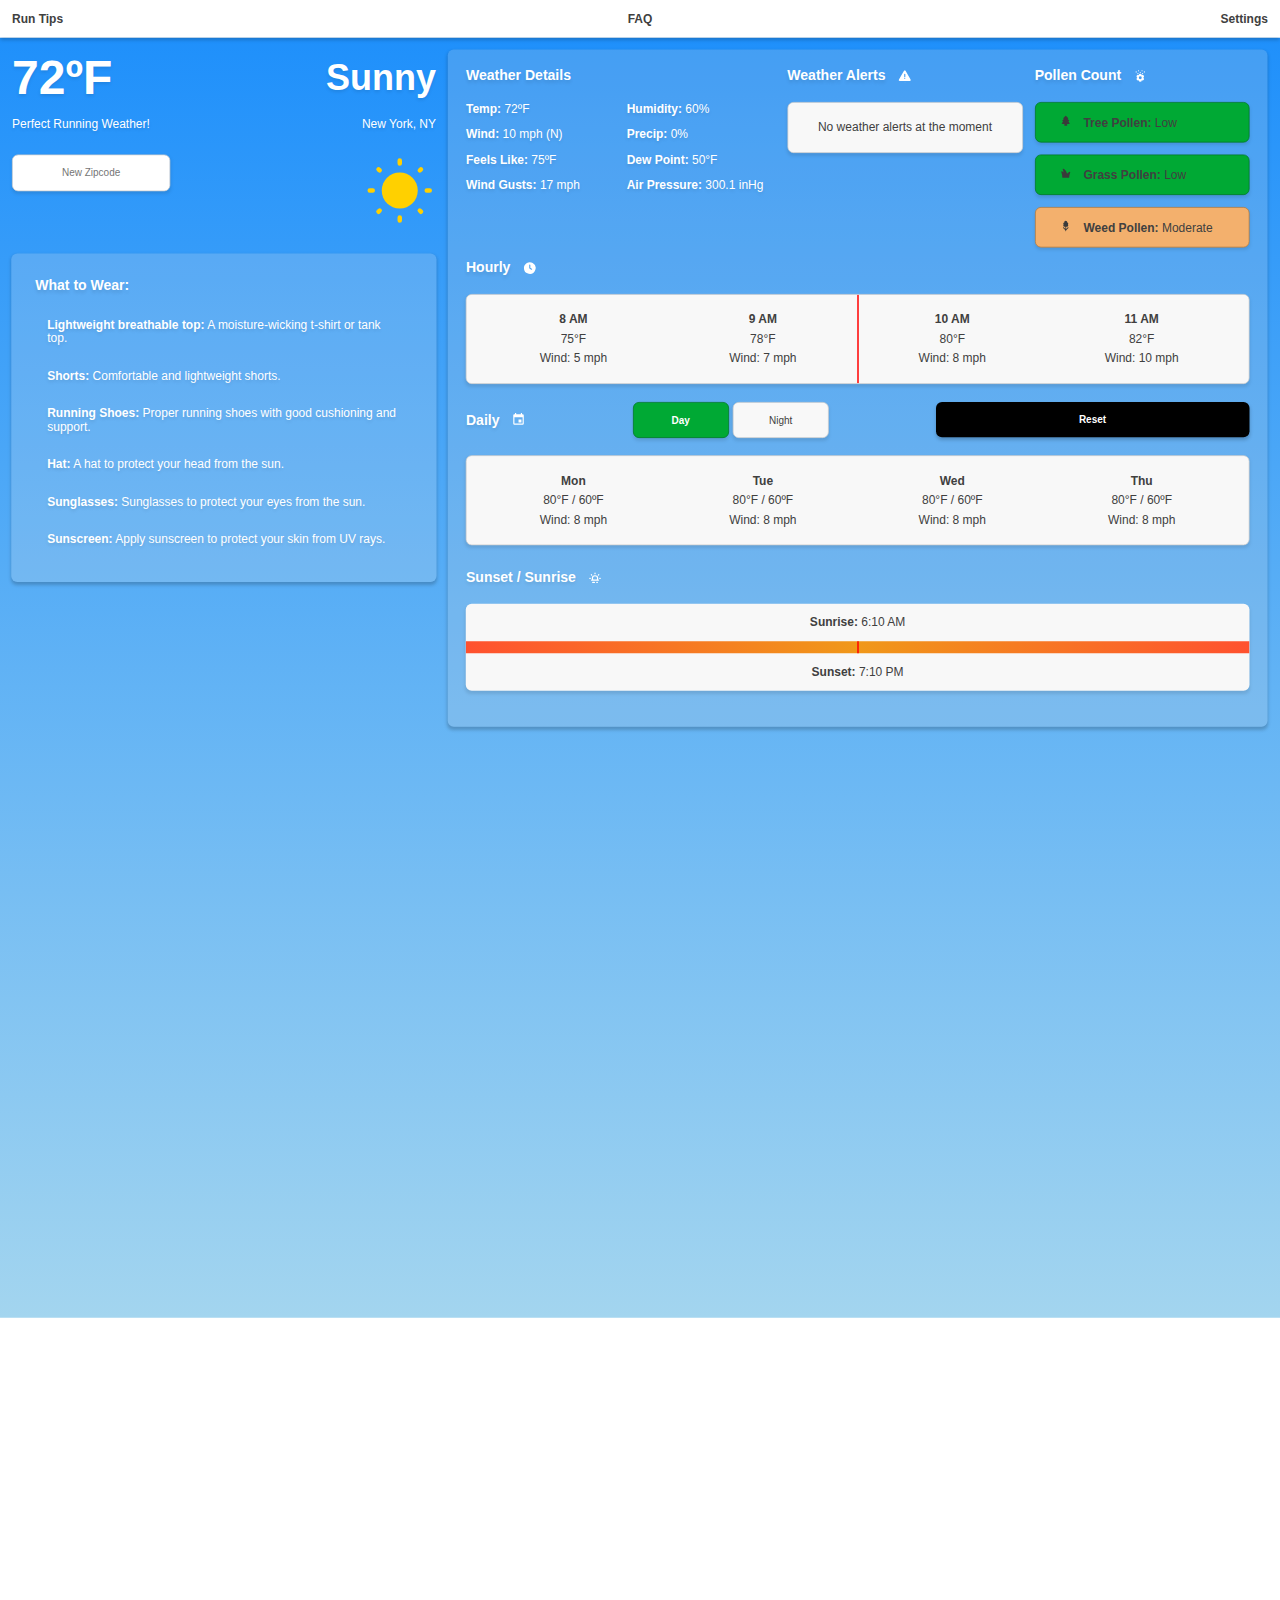
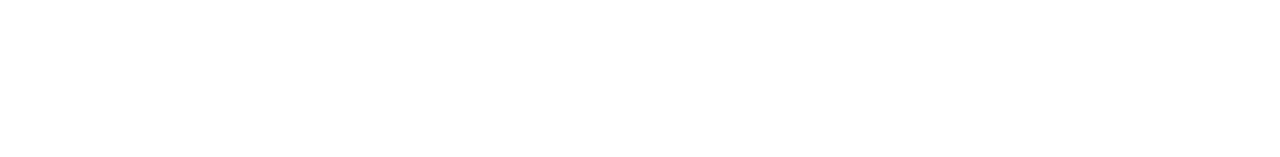
<file: index.html>
<!DOCTYPE html>
<html lang="en">
  <head>
    <meta charset="UTF-8" />
    <meta name="viewport" content="width=device-width, initial-scale=1.0" />
    <title>Document</title>
    <link rel="stylesheet" href="style.css" />
  </head>
  <body>
    <!-- NAVIGATION -->
    <nav>
      <ul>
        <li>Run Tips</li>
        <li>FAQ</li>
        <li>Settings</li>
      </ul>
    </nav>

    <div class="background-gradient">
      <!-- MAIN -->
      <main>
        <!-- ENTER ZIPCODE OR ADDRESS -->
        <section class="home hidden">
          <h1>RunWeather</h1>
          <!-- ENTER ZIPCODE -->
          <form action="#" method="post">
            <input
              type="text"
              name="enter-zipcode"
              id="enter-zipcode"
              class="enter-zipcode"
              placeholder="Enter Zipcode"
            />
            <p>or</p>
            <!-- USE CURRENT ADDRESS -->
            <input
              type="text"
              name="use-current-address"
              id="use-current-address"
              class="use-current-address"
              placeholder="Use Current Address"
            />
          </form>
        </section>

        <!-- FAQ SECTION -->
        <section class="faq hidden">
          <!-- FAQ TOP -->
          <div class="faq-top">
            <h3>FAQ</h3>
            <button class="close-button">
              <svg
                xmlns="http://www.w3.org/2000/svg"
                width="1em"
                height="1em"
                viewBox="0 0 24 24"
              >
                <path
                  fill="currentColor"
                  d="M6.4 19L5 17.6l5.6-5.6L5 6.4L6.4 5l5.6 5.6L17.6 5L19 6.4L13.4 12l5.6 5.6l-1.4 1.4l-5.6-5.6z"
                />
              </svg>
            </button>
          </div>
          <!-- FAQ LINKS -->
          <div class="faq-links">
            <ul>
              <li>How do I choose the right shoes?</li>
              <li>What’s the best way to prevent injuries?</li>
              <li>What’s the ideal hydration strategy for long runs?</li>
              <li>What should I eat before and after a run?</li>
              <li>How can I improve my running speed?</li>
              <li>What are some tips for running in hot weather?</li>
              <li>
                What precautions should I take when running in cold weather?
              </li>
              <li>How can I prevent blisters when running?</li>
              <li>How does strength training benefit runners?</li>
              <li>Should I run every day, or how often should I run?</li>
              <li>What are some mental strategies for long-distance runs?</li>
              <li>What are some safety tips for running at night?</li>
              <li>This is a test</li>
              <li>This is another test</li>
              <li>This is another test</li>
              <li>Lol</li>
            </ul>
          </div>
        </section>

        <!-- SETTINGS SECTION -->
        <section class="settings hidden">
          <div class="settings-top">
            <h3>Settings</h3>
            <button class="close-button">
              <svg
                xmlns="http://www.w3.org/2000/svg"
                width="1em"
                height="1em"
                viewBox="0 0 24 24"
              >
                <path
                  fill="currentColor"
                  d="M6.4 19L5 17.6l5.6-5.6L5 6.4L6.4 5l5.6 5.6L17.6 5L19 6.4L13.4 12l5.6 5.6l-1.4 1.4l-5.6-5.6z"
                />
              </svg>
            </button>
          </div>
          <!-- SETTINGS BUTTON CONTAINER -->
          <div class="settings-btns-container">
            <div class="settings-temp">
              <h3>Temperature:</h3>
              <button class="on">Fahrenheit</button>
              <button>Celsius</button>
            </div>
            <div class="settings-wind">
              <h3>Wind Speed:</h3>
              <button class="on">mph</button>
              <button>kph</button>
            </div>
            <div class="settings-theme">
              <h3>Theme:</h3>
              <button class="on">Light</button>
              <button>Dark</button>
            </div>
            <div class="settings-save">
              <button>Save</button>
            </div>
            <div class="settings-footer">
              <ul>
                <li>Contact</li>
                <li>About</li>
              </ul>
            </div>
          </div>
        </section>

        <!-- CONTACT SECTION -->
        <section class="contact hidden">
          <div class="contact-top">
            <h3>Contact</h3>
            <button class="close-button">
              <svg
                xmlns="http://www.w3.org/2000/svg"
                width="1em"
                height="1em"
                viewBox="0 0 24 24"
              >
                <path
                  fill="currentColor"
                  d="M6.4 19L5 17.6l5.6-5.6L5 6.4L6.4 5l5.6 5.6L17.6 5L19 6.4L13.4 12l5.6 5.6l-1.4 1.4l-5.6-5.6z"
                />
              </svg>
            </button>
          </div>
          <div class="contact-input-container">
            <h3>Report a Bug</h3>
            <form action="#" method="post">
              <input
                type="text"
                name="name"
                id="name"
                class="name"
                placeholder="Your name"
              />
              <input
                type="email"
                name="email"
                id="email"
                class="email"
                placeholder="Your email"
              />
              <input
                type="text"
                name="message"
                id="message"
                class="message"
                placeholder="Describe the bug"
              />
            </form>
            <div class="submit-button">
              <button>Submit</button>
            </div>
            <h3>Submit Feedback</h3>
            <form action="#" method="post">
              <input
                type="text"
                name="name"
                id="name"
                class="name"
                placeholder="Your name"
              />
              <input
                type="email"
                name="email"
                id="email"
                class="email"
                placeholder="Your email"
              />
              <input
                type="text"
                name="message"
                id="message"
                class="message"
                placeholder="Your feedback here..."
              />
            </form>
            <div class="submit-button">
              <button>Submit</button>
            </div>
          </div>
        </section>

        <!-- OVERLAY -->
        <div class="overlay hidden"></div>

        <!-- RUN TIPS SECTION -->
        <section class="runtips hidden">
          <div class="runtips-top">
            <h3>Run Tips</h3>
            <button class="close-button">
              <svg
                xmlns="http://www.w3.org/2000/svg"
                width="1em"
                height="1em"
                viewBox="0 0 24 24"
              >
                <path
                  fill="currentColor"
                  d="M6.4 19L5 17.6l5.6-5.6L5 6.4L6.4 5l5.6 5.6L17.6 5L19 6.4L13.4 12l5.6 5.6l-1.4 1.4l-5.6-5.6z"
                />
              </svg>
            </button>
          </div>
          <div class="runtips-content">
            <p>
              Stay hydrated during long runs. Drink water every 20-30 minutes
            </p>
          </div>
        </section>

        <!-- WEATHER MAIN CONTAINER -->
        <section class="weather-main-container">
          <!-- WEATHER MAIN TOP - DISPLAYS CURRENT WEATHER DETAILS -->
          <div class="weather-main-top">
            <h1>72ºF</h1>
            <h2>Sunny</h2>
            <p>Perfect Running Weather!</p>
            <p>New York, NY</p>
          </div>

          <!-- WEATHER MAIN MIDDLE - USER INPUT -->
          <div class="weather-main-middle">
            <input
              type="text"
              name="zip"
              id="zip"
              class="zip"
              placeholder="New Zipcode"
            />
            <svg
              xmlns="http://www.w3.org/2000/svg"
              width="1em"
              height="1em"
              viewBox="0 0 24 24"
            >
              <path fill="#ffd000" d="M18 12a6 6 0 1 1-12 0a6 6 0 0 1 12 0" />
              <path
                fill="#ffd000"
                fill-rule="evenodd"
                d="M12 1.25a.75.75 0 0 1 .75.75v1a.75.75 0 0 1-1.5 0V2a.75.75 0 0 1 .75-.75M4.399 4.399a.75.75 0 0 1 1.06 0l.393.392a.75.75 0 0 1-1.06 1.061l-.393-.393a.75.75 0 0 1 0-1.06m15.202 0a.75.75 0 0 1 0 1.06l-.393.393a.75.75 0 0 1-1.06-1.06l.393-.393a.75.75 0 0 1 1.06 0M1.25 12a.75.75 0 0 1 .75-.75h1a.75.75 0 0 1 0 1.5H2a.75.75 0 0 1-.75-.75m19 0a.75.75 0 0 1 .75-.75h1a.75.75 0 0 1 0 1.5h-1a.75.75 0 0 1-.75-.75m-2.102 6.148a.75.75 0 0 1 1.06 0l.393.393a.75.75 0 1 1-1.06 1.06l-.393-.393a.75.75 0 0 1 0-1.06m-12.296 0a.75.75 0 0 1 0 1.06l-.393.393a.75.75 0 1 1-1.06-1.06l.392-.393a.75.75 0 0 1 1.061 0M12 20.25a.75.75 0 0 1 .75.75v1a.75.75 0 0 1-1.5 0v-1a.75.75 0 0 1 .75-.75"
                clip-rule="evenodd"
              />
            </svg>
          </div>
          <!-- WEATHER MAIN BOTTOM - DISPLAYS WHAT TO WEAR -->
          <div class="weather-main-bottom">
            <h3>What to Wear:</h3>
            <ul>
              <li>
                <strong>Lightweight breathable top:</strong> A moisture-wicking
                t-shirt or tank top.
              </li>
              <li>
                <strong>Shorts:</strong> Comfortable and lightweight shorts.
              </li>
              <li>
                <strong>Running Shoes:</strong> Proper running shoes with good
                cushioning and support.
              </li>
              <li>
                <strong>Hat:</strong> A hat to protect your head from the sun.
              </li>
              <li>
                <strong>Sunglasses:</strong> Sunglasses to protect your eyes
                from the sun.
              </li>
              <li>
                <strong>Sunscreen:</strong> Apply sunscreen to protect your skin
                from UV rays.
              </li>
            </ul>
          </div>
        </section>

        <!-- WEATHER DETAILS CONTAINER -->
        <section class="weather-details-container">
          <svg
            xmlns="http://www.w3.org/2000/svg"
            width="2em"
            height="2em"
            viewBox="0 0 24 24"
            class="details-collapse"
          >
            <path fill="#3A3A3A" d="m12 15l-5-5h10z" />
          </svg>
          <div class="weather-details-details">
            <h3>Weather Details</h3>
            <ul>
              <li><strong>Temp:</strong> 72ºF</li>
              <li><strong>Humidity:</strong> 60%</li>
              <li><strong>Wind:</strong> 10 mph (N)</li>
              <li><strong>Precip:</strong> 0%</li>
              <li><strong>Feels Like:</strong> 75ºF</li>
              <li><strong>Dew Point:</strong> 50°F</li>
              <li><strong>Wind Gusts:</strong> 17 mph</li>
              <li><strong>Air Pressure:</strong> 300.1 inHg</li>
            </ul>
          </div>
          <div class="weather-details-hourly">
            <h3>
              Hourly
              <svg
                xmlns="http://www.w3.org/2000/svg"
                width="1em"
                height="1em"
                viewBox="0 0 24 24"
              >
                <path
                  fill="#3A3A3A"
                  d="M17 3.34A10 10 0 1 1 2 12l.005-.324A10 10 0 0 1 17 3.34M12 6a1 1 0 0 0-1 1v5.026l.009.105l.02.107l.04.129l.048.102l.046.078l.042.06l.069.08l.088.083l.083.062l3 2a1 1 0 1 0 1.11-1.664L13 11.464V7a1 1 0 0 0-.883-.993z"
                />
              </svg>
              <svg
                xmlns="http://www.w3.org/2000/svg"
                width="1.5em"
                height="1.5em"
                viewBox="0 0 24 24"
                class="collapse"
              >
                <path fill="#3A3A3A" d="m12 15l-5-5h10z" />
              </svg>
            </h3>
            <div class="weather-details-hourly-carousel">
              <div class="current-time-line"></div>
              <div class="hourly-item">
                <strong>8 AM</strong>
                <p>75°F</p>
                <p>Wind: 5 mph</p>
              </div>
              <div class="hourly-item">
                <strong>9 AM</strong>
                <p>78°F</p>
                <p>Wind: 7 mph</p>
              </div>
              <div class="hourly-item">
                <strong>10 AM</strong>
                <p>80°F</p>
                <p>Wind: 8 mph</p>
              </div>
              <div class="hourly-item">
                <strong>11 AM</strong>
                <p>82°F</p>
                <p>Wind: 10 mph</p>
              </div>
            </div>
          </div>

          <!-- WEATHER DETAILS DAILY -->
          <div class="weather-details-daily">
            <h3>
              Daily
              <svg
                xmlns="http://www.w3.org/2000/svg"
                width="1em"
                height="1em"
                viewBox="0 0 24 24"
              >
                <path
                  fill="#3A3A3A"
                  d="M19 19H5V8h14m-3-7v2H8V1H6v2H5c-1.11 0-2 .89-2 2v14a2 2 0 0 0 2 2h14a2 2 0 0 0 2-2V5a2 2 0 0 0-2-2h-1V1m-1 11h-5v5h5z"
                />
              </svg>
              <div class="daily-button-switch">
                <button>Day</button>
                <button>Night</button>
              </div>
              <button class="reset-button-1024 hidden">Reset</button>
              <svg
                xmlns="http://www.w3.org/2000/svg"
                width="1.5em"
                height="1.5em"
                viewBox="0 0 24 24"
                class="collapse"
              >
                <path fill="#3A3A3A" d="m12 15l-5-5h10z" />
              </svg>
            </h3>
            <div class="weather-details-daily-carousel">
              <div class="daily-item">
                <strong>Mon</strong>
                <p>80°F / 60ºF</p>
                <p>Wind: 8 mph</p>
              </div>
              <div class="daily-item">
                <strong>Tue</strong>
                <p>80°F / 60ºF</p>
                <p>Wind: 8 mph</p>
              </div>
              <div class="daily-item">
                <strong>Wed</strong>
                <p>80°F / 60ºF</p>
                <p>Wind: 8 mph</p>
              </div>
              <div class="daily-item">
                <strong>Thu</strong>
                <p>80°F / 60ºF</p>
                <p>Wind: 8 mph</p>
              </div>
            </div>
            <button class="reset-button">Reset</button>
          </div>

          <!-- WEATHER ALERTS -->
          <div class="weather-alerts">
            <h3>
              Weather Alerts
              <svg
                xmlns="http://www.w3.org/2000/svg"
                width="1em"
                height="1em"
                viewBox="0 0 24 24"
              >
                <g fill="none">
                  <path
                    d="m12.593 23.258l-.011.002l-.071.035l-.02.004l-.014-.004l-.071-.035q-.016-.005-.024.005l-.004.01l-.017.428l.005.02l.01.013l.104.074l.015.004l.012-.004l.104-.074l.012-.016l.004-.017l-.017-.427q-.004-.016-.017-.018m.265-.113l-.013.002l-.185.093l-.01.01l-.003.011l.018.43l.005.012l.008.007l.201.093q.019.005.029-.008l.004-.014l-.034-.614q-.005-.018-.02-.022m-.715.002a.02.02 0 0 0-.027.006l-.006.014l-.034.614q.001.018.017.024l.015-.002l.201-.093l.01-.008l.004-.011l.017-.43l-.003-.012l-.01-.01z"
                  />
                  <path
                    fill="#3A3A3A"
                    d="m13.299 3.148l8.634 14.954a1.5 1.5 0 0 1-1.299 2.25H3.366a1.5 1.5 0 0 1-1.299-2.25l8.634-14.954c.577-1 2.02-1 2.598 0M12 15a1 1 0 1 0 0 2a1 1 0 0 0 0-2m0-7a1 1 0 0 0-.993.883L11 9v4a1 1 0 0 0 1.993.117L13 13V9a1 1 0 0 0-1-1"
                  />
                </g>
              </svg>
              <svg
                xmlns="http://www.w3.org/2000/svg"
                width="1.5em"
                height="1.5em"
                viewBox="0 0 24 24"
                class="collapse"
              >
                <path fill="#3A3A3A" d="m12 15l-5-5h10z" />
              </svg>
            </h3>
            <div class="weather-alerts-container">
              <p>No weather alerts at the moment</p>
            </div>
          </div>

          <!-- POLLEN COUNT -->
          <div class="weather-details-pollen-count">
            <h3>
              Pollen Count
              <svg
                xmlns="http://www.w3.org/2000/svg"
                width="1em"
                height="1em"
                viewBox="0 0 24 24"
              >
                <path
                  fill="#3A3A3A"
                  d="M18.4 12.75a2.5 2.5 0 0 0-2.5-2.5c-.53 0-1.02.16-1.4.44v-.19a2.5 2.5 0 0 0-5 0v.19c-.38-.28-.87-.44-1.4-.44a2.5 2.5 0 0 0-2.5 2.5c0 .99.59 1.85 1.43 2.25c-.84.4-1.43 1.25-1.43 2.25a2.5 2.5 0 0 0 2.5 2.5c.53 0 1.02-.17 1.4-.44v.19a2.5 2.5 0 0 0 5 0v-.19c.38.27.87.44 1.4.44a2.5 2.5 0 0 0 2.5-2.5c0-1-.59-1.85-1.43-2.25c.84-.4 1.43-1.26 1.43-2.25M12 17.5a2.5 2.5 0 0 1 0-5a2.5 2.5 0 0 1 0 5M11 6c0-.55.45-1 1-1s1 .45 1 1s-.45 1-1 1s-1-.45-1-1M7 8c0-.55.45-1 1-1s1 .45 1 1s-.45 1-1 1s-1-.45-1-1M5 6c-.55 0-1-.45-1-1s.45-1 1-1s1 .45 1 1s-.45 1-1 1m3-3c0-.55.45-1 1-1s1 .45 1 1s-.45 1-1 1s-1-.45-1-1m6 0c0-.55.45-1 1-1s1 .45 1 1s-.45 1-1 1s-1-.45-1-1m6 2c0 .55-.45 1-1 1s-1-.45-1-1s.45-1 1-1s1 .45 1 1m-4 2c.55 0 1 .45 1 1s-.45 1-1 1s-1-.45-1-1s.45-1 1-1"
                />
              </svg>
              <svg
                xmlns="http://www.w3.org/2000/svg"
                width="1.5em"
                height="1.5em"
                viewBox="0 0 24 24"
                class="collapse"
              >
                <path fill="#3A3A3A" d="m12 15l-5-5h10z" />
              </svg>
            </h3>
            <div class="pollen-count-container">
              <p class="tree-pollen">
                <svg
                  xmlns="http://www.w3.org/2000/svg"
                  width="1em"
                  height="1em"
                  viewBox="0 0 24 24"
                >
                  <g fill="none">
                    <path
                      d="m12.594 23.258l-.012.002l-.071.035l-.02.004l-.014-.004l-.071-.036q-.016-.004-.024.006l-.004.01l-.017.428l.005.02l.01.013l.104.074l.015.004l.012-.004l.104-.074l.012-.016l.004-.017l-.017-.427q-.004-.016-.016-.018m.264-.113l-.014.002l-.184.093l-.01.01l-.003.011l.018.43l.005.012l.008.008l.201.092q.019.005.029-.008l.004-.014l-.034-.614q-.005-.019-.02-.022m-.715.002a.02.02 0 0 0-.027.006l-.006.014l-.034.614q.001.018.017.024l.015-.002l.201-.093l.01-.008l.003-.011l.018-.43l-.003-.012l-.01-.01z"
                    />
                    <path
                      fill="#3A3A3A"
                      d="M12.707 2.293a1 1 0 0 0-1.414 0l-4 4a1 1 0 0 0-.175 1.178c.247.463.633.775 1.01.987l-2.835 2.835a1 1 0 0 0 0 1.414c.478.478 1.082.77 1.634.952l-2.634 2.634a1 1 0 0 0 .396 1.657c.69.227 1.403.388 2.115.53c.78.157 1.746.312 2.845.412l-.598 1.792A1 1 0 0 0 10 22h4a1 1 0 0 0 .949-1.316l-.598-1.792c1.1-.1 2.066-.255 2.845-.411c.712-.143 1.43-.304 2.12-.532a1 1 0 0 0 .391-1.656l-2.634-2.634c.552-.181 1.156-.474 1.634-.952a1 1 0 0 0 0-1.414l-2.835-2.835c.377-.212.763-.524 1.01-.987a1 1 0 0 0-.175-1.178z"
                    />
                  </g></svg
                ><strong>Tree Pollen: </strong> Low
              </p>
              <p class="grass-pollen">
                <svg
                  xmlns="http://www.w3.org/2000/svg"
                  width="1em"
                  height="1em"
                  viewBox="0 0 24 24"
                >
                  <g fill="none" fill-rule="evenodd">
                    <path
                      d="m12.594 23.258l-.012.002l-.071.035l-.02.004l-.014-.004l-.071-.036q-.016-.004-.024.006l-.004.01l-.017.428l.005.02l.01.013l.104.074l.015.004l.012-.004l.104-.074l.012-.016l.004-.017l-.017-.427q-.004-.016-.016-.018m.264-.113l-.014.002l-.184.093l-.01.01l-.003.011l.018.43l.005.012l.008.008l.201.092q.019.005.029-.008l.004-.014l-.034-.614q-.005-.019-.02-.022m-.715.002a.02.02 0 0 0-.027.006l-.006.014l-.034.614q.001.018.017.024l.015-.002l.201-.093l.01-.008l.003-.011l.018-.43l-.003-.012l-.01-.01z"
                    />
                    <path
                      fill="#3A3A3A"
                      d="M6.356 3.235a1 1 0 0 1 1.168-.087c3.456 2.127 5.35 4.818 6.36 7.78c.25.733.445 1.48.596 2.236c1.029-1.73 2.673-3.102 5.149-4.092a1 1 0 0 1 1.329 1.215l-.181.604C19.417 15.419 19 16.806 19 20a1 1 0 0 1-1 1H6a1 1 0 0 1-1-1c0-3.864-.472-6.255-1.949-10.684a1 1 0 0 1 1.32-1.244c1.395.557 2.455 1.301 3.255 2.18a24 24 0 0 0-1.554-5.88a1 1 0 0 1 .284-1.137"
                    />
                  </g></svg
                ><strong>Grass Pollen: </strong> Low
              </p>
              <p class="weed-pollen">
                <svg
                  xmlns="http://www.w3.org/2000/svg"
                  width="1em"
                  height="1em"
                  viewBox="0 0 24 24"
                >
                  <path
                    fill="#3A3A3A"
                    d="M12 2a3 3 0 0 0-2.951 3.54a2.5 2.5 0 0 0-1.334 4.21A2.5 2.5 0 0 0 9.5 14h1.75v4.69l-3.47-3.47a.75.75 0 0 0-1.06 1.06l4.53 4.53v1.44a.75.75 0 0 0 1.5 0v-1.44l4.53-4.53a.75.75 0 1 0-1.06-1.06l-3.47 3.47V14h1.75a2.5 2.5 0 0 0 1.785-4.25a2.5 2.5 0 0 0-1.334-4.21Q15 5.278 15 5a3 3 0 0 0-3-3"
                  /></svg
                ><strong>Weed Pollen: </strong>Moderate
              </p>
            </div>
          </div>

          <!-- SUNSET AND SUNRISE -->
          <div class="weather-details-set-rise">
            <h3>
              Sunset / Sunrise
              <svg
                xmlns="http://www.w3.org/2000/svg"
                width="1em"
                height="1em"
                viewBox="0 0 24 24"
              >
                <path
                  fill="#3A3A3A"
                  d="M17.66 8.34a1 1 0 0 0 .7-.29l.71-.71a1 1 0 1 0-1.41-1.41l-.66.71a1 1 0 0 0 0 1.41a1 1 0 0 0 .66.29M12 6a1 1 0 0 0 1-1V4a1 1 0 0 0-2 0v1a1 1 0 0 0 1 1m-8 6H3a1 1 0 0 0 0 2h1a1 1 0 0 0 0-2m1.64-3.95a1 1 0 0 0 .7.29a1 1 0 0 0 .71-.29a1 1 0 0 0 0-1.41l-.71-.71a1 1 0 0 0-1.41 1.41ZM21 12h-1a1 1 0 0 0 0 2h1a1 1 0 0 0 0-2m-10 7H8a1 1 0 0 0 0 2h3a1 1 0 0 0 0-2m7-4h-.88a5.4 5.4 0 0 0 .38-2a5.5 5.5 0 0 0-11 0a5.4 5.4 0 0 0 .38 2H6a1 1 0 0 0 0 2h12a1 1 0 0 0 0-2m-3.15 0h-5.7a3.44 3.44 0 0 1-.65-2a3.5 3.5 0 0 1 7 0a3.44 3.44 0 0 1-.65 2M16 19h-1a1 1 0 0 0 0 2h1a1 1 0 0 0 0-2"
                />
              </svg>
              <svg
                xmlns="http://www.w3.org/2000/svg"
                width="1.5em"
                height="1.5em"
                viewBox="0 0 24 24"
                class="collapse"
              >
                <path fill="#3A3A3A" d="m12 15l-5-5h10z" />
              </svg>
            </h3>
            <div class="setrise-container">
              <p><strong>Sunrise:</strong> 6:10 AM</p>
              <div class="set-rise-gradient">
                <div class="setrise-line"></div>
              </div>
              <p><strong>Sunset:</strong> 7:10 PM</p>
            </div>
          </div>
        </section>
      </main>
    </div>
  </body>
</html>
</file>
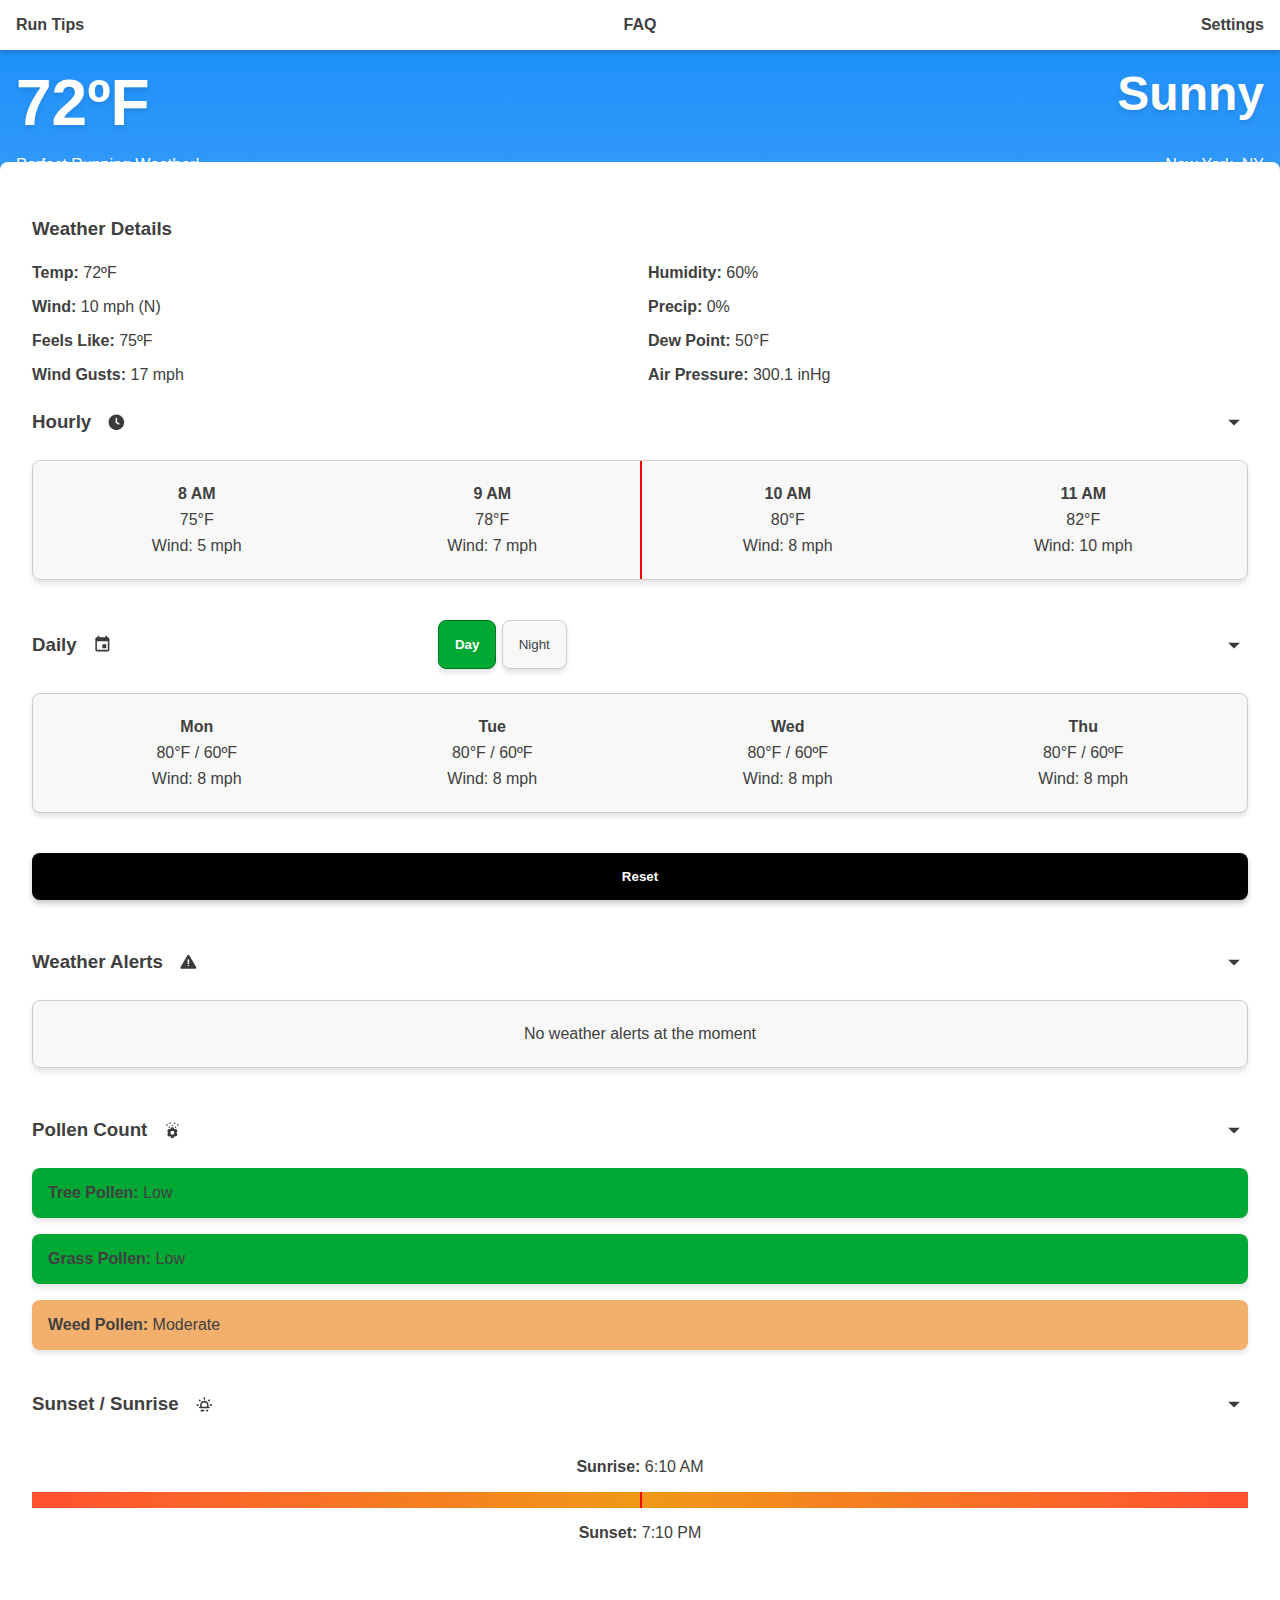
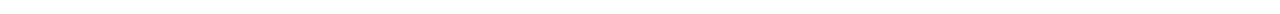
<file: index2.html>
<!-- THIS IS THE NEW VERSION -->

<!DOCTYPE html>
<html lang="en">
  <head>
    <meta charset="UTF-8" />
    <meta name="viewport" content="width=device-width, initial-scale=1.0" />
    <title>Document</title>
    <link rel="stylesheet" href="style2.css" />
  </head>
  <body>
    <!-- NAVIGATION -->
    <nav>
      <ul>
        <li>Run Tips</li>
        <li>FAQ</li>
        <li>Settings</li>
      </ul>
    </nav>

    <!-- MAIN -->
    <main>
      <!-- ENTER ZIPCODE OR ADDRESS -->
      <section class="home hidden">
        <h1>RunWeather</h1>
        <!-- ENTER ZIPCODE -->
        <form action="#" method="post">
          <input
            type="text"
            name="enter-zipcode"
            id="enter-zipcode"
            class="enter-zipcode"
            placeholder="Enter Zipcode"
          />
          <p>or</p>
          <!-- USE CURRENT ADDRESS -->
          <input
            type="text"
            name="use-current-address"
            id="use-current-address"
            class="use-current-address"
            placeholder="Use Current Address"
          />
        </form>
      </section>

      <!-- FAQ SECTION -->
      <section class="faq hidden">
        <!-- FAQ TOP -->
        <div class="faq-top">
          <h3>FAQ</h3>
          <button class="close-button">
            <svg
              xmlns="http://www.w3.org/2000/svg"
              width="1em"
              height="1em"
              viewBox="0 0 24 24"
            >
              <path
                fill="currentColor"
                d="M6.4 19L5 17.6l5.6-5.6L5 6.4L6.4 5l5.6 5.6L17.6 5L19 6.4L13.4 12l5.6 5.6l-1.4 1.4l-5.6-5.6z"
              />
            </svg>
          </button>
        </div>
        <!-- FAQ LINKS -->
        <div class="faq-links">
          <ul>
            <li>How do I choose the right shoes?</li>
            <li>What’s the best way to prevent injuries?</li>
            <li>What’s the ideal hydration strategy for long runs?</li>
            <li>What should I eat before and after a run?</li>
            <li>How can I improve my running speed?</li>
            <li>What are some tips for running in hot weather?</li>
            <li>
              What precautions should I take when running in cold weather?
            </li>
            <li>How can I prevent blisters when running?</li>
            <li>How does strength training benefit runners?</li>
            <li>Should I run every day, or how often should I run?</li>
            <li>What are some mental strategies for long-distance runs?</li>
            <li>What are some safety tips for running at night?</li>
            <li>This is a test</li>
            <li>This is another test</li>
            <li>This is another test</li>
            <li>Lol</li>
          </ul>
        </div>
      </section>

      <!-- SETTINGS SECTION -->
      <section class="settings hidden">
        <div class="settings-top">
          <h3>Settings</h3>
          <button class="close-button">
            <svg
              xmlns="http://www.w3.org/2000/svg"
              width="1em"
              height="1em"
              viewBox="0 0 24 24"
            >
              <path
                fill="currentColor"
                d="M6.4 19L5 17.6l5.6-5.6L5 6.4L6.4 5l5.6 5.6L17.6 5L19 6.4L13.4 12l5.6 5.6l-1.4 1.4l-5.6-5.6z"
              />
            </svg>
          </button>
        </div>
        <!-- SETTINGS BUTTON CONTAINER -->
        <div class="settings-btns-container">
          <div class="settings-temp">
            <h3>Temperature:</h3>
            <button class="on">Fahrenheit</button>
            <button>Celsius</button>
          </div>
          <div class="settings-wind">
            <h3>Wind Speed:</h3>
            <button class="on">mph</button>
            <button>kph</button>
          </div>
          <div class="settings-theme">
            <h3>Theme:</h3>
            <button class="on">Light</button>
            <button>Dark</button>
          </div>
          <div class="settings-save">
            <button>Save</button>
          </div>
          <div class="settings-footer">
            <ul>
              <li>Contact</li>
              <li>About</li>
            </ul>
          </div>
        </div>
      </section>

      <!-- CONTACT SECTION -->
      <section class="contact hidden">
        <div class="contact-top">
          <h3>Contact</h3>
          <button class="close-button">
            <svg
              xmlns="http://www.w3.org/2000/svg"
              width="1em"
              height="1em"
              viewBox="0 0 24 24"
            >
              <path
                fill="currentColor"
                d="M6.4 19L5 17.6l5.6-5.6L5 6.4L6.4 5l5.6 5.6L17.6 5L19 6.4L13.4 12l5.6 5.6l-1.4 1.4l-5.6-5.6z"
              />
            </svg>
          </button>
        </div>
        <div class="contact-input-container">
          <h3>Report a Bug</h3>
          <form action="#" method="post">
            <input
              type="text"
              name="name"
              id="name"
              class="name"
              placeholder="Your name"
            />
            <input
              type="email"
              name="email"
              id="email"
              class="email"
              placeholder="Your email"
            />
            <input
              type="text"
              name="message"
              id="message"
              class="message"
              placeholder="Describe the bug"
            />
          </form>
          <div class="submit-button">
            <button>Submit</button>
          </div>
          <h3>Submit Feedback</h3>
          <form action="#" method="post">
            <input
              type="text"
              name="name"
              id="name"
              class="name"
              placeholder="Your name"
            />
            <input
              type="email"
              name="email"
              id="email"
              class="email"
              placeholder="Your email"
            />
            <input
              type="text"
              name="message"
              id="message"
              class="message"
              placeholder="Your feedback here..."
            />
          </form>
          <div class="submit-button">
            <button>Submit</button>
          </div>
        </div>
      </section>

      <!-- OVERLAY -->
      <div class="overlay hidden"></div>

      <!-- RUN TIPS SECTION -->
      <section class="runtips hidden">
        <div class="runtips-top">
          <h3>Run Tips</h3>
          <button class="close-button">
            <svg
              xmlns="http://www.w3.org/2000/svg"
              width="1em"
              height="1em"
              viewBox="0 0 24 24"
            >
              <path
                fill="currentColor"
                d="M6.4 19L5 17.6l5.6-5.6L5 6.4L6.4 5l5.6 5.6L17.6 5L19 6.4L13.4 12l5.6 5.6l-1.4 1.4l-5.6-5.6z"
              />
            </svg>
          </button>
        </div>
        <div class="runtips-content">
          <p>Stay hydrated during long runs. Drink water every 20-30 minutes</p>
        </div>
      </section>

      <!-- WEATHER MAIN CONTAINER -->
      <section class="weather-main-container">
        <div class="weather-main-top">
          <h1>72ºF</h1>
          <h2>Sunny</h2>
          <p>Perfect Running Weather!</p>
          <p>New York, NY</p>
        </div>
        <div class="weather-main-middle">
          <input
            type="text"
            name="zip"
            id="zip"
            class="zip"
            placeholder="New Zipcode"
          />
          <svg
            xmlns="http://www.w3.org/2000/svg"
            width="1em"
            height="1em"
            viewBox="0 0 24 24"
          >
            <path fill="#ffd000" d="M18 12a6 6 0 1 1-12 0a6 6 0 0 1 12 0" />
            <path
              fill="#ffd000"
              fill-rule="evenodd"
              d="M12 1.25a.75.75 0 0 1 .75.75v1a.75.75 0 0 1-1.5 0V2a.75.75 0 0 1 .75-.75M4.399 4.399a.75.75 0 0 1 1.06 0l.393.392a.75.75 0 0 1-1.06 1.061l-.393-.393a.75.75 0 0 1 0-1.06m15.202 0a.75.75 0 0 1 0 1.06l-.393.393a.75.75 0 0 1-1.06-1.06l.393-.393a.75.75 0 0 1 1.06 0M1.25 12a.75.75 0 0 1 .75-.75h1a.75.75 0 0 1 0 1.5H2a.75.75 0 0 1-.75-.75m19 0a.75.75 0 0 1 .75-.75h1a.75.75 0 0 1 0 1.5h-1a.75.75 0 0 1-.75-.75m-2.102 6.148a.75.75 0 0 1 1.06 0l.393.393a.75.75 0 1 1-1.06 1.06l-.393-.393a.75.75 0 0 1 0-1.06m-12.296 0a.75.75 0 0 1 0 1.06l-.393.393a.75.75 0 1 1-1.06-1.06l.392-.393a.75.75 0 0 1 1.061 0M12 20.25a.75.75 0 0 1 .75.75v1a.75.75 0 0 1-1.5 0v-1a.75.75 0 0 1 .75-.75"
              clip-rule="evenodd"
            />
          </svg>
        </div>
        <div class="weather-main-bottom">
          <h3>What to Wear:</h3>
          <ul>
            <li>
              <strong>Lightweight breathable top:</strong> A moisture-wicking
              t-shirt or tank top.
            </li>
            <li>
              <strong>Shorts:</strong> Comfortable and lightweight shorts.
            </li>
            <li>
              <strong>Running Shoes:</strong> Proper running shoes with good
              cushioning and support.
            </li>
            <li>
              <strong>Hat:</strong> A hat to protect your head from the sun.
            </li>
            <li>
              <strong>Sunglasses:</strong> Sunglasses to protect your eyes from
              the sun.
            </li>
            <li>
              <strong>Sunscreen:</strong> Apply sunscreen to protect your skin
              from UV rays.
            </li>
          </ul>
        </div>
      </section>

      <!-- WEATHER DETAILS CONTAINER -->
      <section class="weather-details-container">
        <div class="weather-details-details">
          <h3>Weather Details</h3>
          <ul>
            <li><strong>Temp:</strong> 72ºF</li>
            <li><strong>Humidity:</strong> 60%</li>
            <li><strong>Wind:</strong> 10 mph (N)</li>
            <li><strong>Precip:</strong> 0%</li>
            <li><strong>Feels Like:</strong> 75ºF</li>
            <li><strong>Dew Point:</strong> 50°F</li>
            <li><strong>Wind Gusts:</strong> 17 mph</li>
            <li><strong>Air Pressure:</strong> 300.1 inHg</li>
          </ul>
        </div>
        <div class="weather-details-hourly">
          <h3>
            Hourly
            <svg
              xmlns="http://www.w3.org/2000/svg"
              width="1em"
              height="1em"
              viewBox="0 0 24 24"
            >
              <path
                fill="#3A3A3A"
                d="M17 3.34A10 10 0 1 1 2 12l.005-.324A10 10 0 0 1 17 3.34M12 6a1 1 0 0 0-1 1v5.026l.009.105l.02.107l.04.129l.048.102l.046.078l.042.06l.069.08l.088.083l.083.062l3 2a1 1 0 1 0 1.11-1.664L13 11.464V7a1 1 0 0 0-.883-.993z"
              />
            </svg>
            <svg
              xmlns="http://www.w3.org/2000/svg"
              width="1.5em"
              height="1.5em"
              viewBox="0 0 24 24"
              class="collapse"
            >
              <path fill="#3A3A3A" d="m12 15l-5-5h10z" />
            </svg>
          </h3>
          <div class="weather-details-hourly-carousel">
            <div class="current-time-line"></div>
            <div class="hourly-item">
              <strong>8 AM</strong>
              <p>75°F</p>
              <p>Wind: 5 mph</p>
            </div>
            <div class="hourly-item">
              <strong>9 AM</strong>
              <p>78°F</p>
              <p>Wind: 7 mph</p>
            </div>
            <div class="hourly-item">
              <strong>10 AM</strong>
              <p>80°F</p>
              <p>Wind: 8 mph</p>
            </div>
            <div class="hourly-item">
              <strong>11 AM</strong>
              <p>82°F</p>
              <p>Wind: 10 mph</p>
            </div>
          </div>
        </div>

        <!-- WEATHER DETAILS DAILY -->
        <div class="weather-details-daily">
          <h3>
            Daily
            <svg
              xmlns="http://www.w3.org/2000/svg"
              width="1em"
              height="1em"
              viewBox="0 0 24 24"
            >
              <path
                fill="#3A3A3A"
                d="M19 19H5V8h14m-3-7v2H8V1H6v2H5c-1.11 0-2 .89-2 2v14a2 2 0 0 0 2 2h14a2 2 0 0 0 2-2V5a2 2 0 0 0-2-2h-1V1m-1 11h-5v5h5z"
              />
            </svg>
            <div class="daily-button-switch">
              <button>Day</button>
              <button>Night</button>
            </div>
            <svg
              xmlns="http://www.w3.org/2000/svg"
              width="1.5em"
              height="1.5em"
              viewBox="0 0 24 24"
              class="collapse"
            >
              <path fill="#3A3A3A" d="m12 15l-5-5h10z" />
            </svg>
          </h3>
          <div class="weather-details-daily-carousel">
            <div class="daily-item">
              <strong>Mon</strong>
              <p>80°F / 60ºF</p>
              <p>Wind: 8 mph</p>
            </div>
            <div class="daily-item">
              <strong>Tue</strong>
              <p>80°F / 60ºF</p>
              <p>Wind: 8 mph</p>
            </div>
            <div class="daily-item">
              <strong>Wed</strong>
              <p>80°F / 60ºF</p>
              <p>Wind: 8 mph</p>
            </div>
            <div class="daily-item">
              <strong>Thu</strong>
              <p>80°F / 60ºF</p>
              <p>Wind: 8 mph</p>
            </div>
          </div>
          <button class="reset-button">Reset</button>
        </div>

        <!-- WEATHER ALERTS -->
        <div class="weather-alerts">
          <h3>
            Weather Alerts
            <svg
              xmlns="http://www.w3.org/2000/svg"
              width="1em"
              height="1em"
              viewBox="0 0 24 24"
            >
              <g fill="none">
                <path
                  d="m12.593 23.258l-.011.002l-.071.035l-.02.004l-.014-.004l-.071-.035q-.016-.005-.024.005l-.004.01l-.017.428l.005.02l.01.013l.104.074l.015.004l.012-.004l.104-.074l.012-.016l.004-.017l-.017-.427q-.004-.016-.017-.018m.265-.113l-.013.002l-.185.093l-.01.01l-.003.011l.018.43l.005.012l.008.007l.201.093q.019.005.029-.008l.004-.014l-.034-.614q-.005-.018-.02-.022m-.715.002a.02.02 0 0 0-.027.006l-.006.014l-.034.614q.001.018.017.024l.015-.002l.201-.093l.01-.008l.004-.011l.017-.43l-.003-.012l-.01-.01z"
                />
                <path
                  fill="#3A3A3A"
                  d="m13.299 3.148l8.634 14.954a1.5 1.5 0 0 1-1.299 2.25H3.366a1.5 1.5 0 0 1-1.299-2.25l8.634-14.954c.577-1 2.02-1 2.598 0M12 15a1 1 0 1 0 0 2a1 1 0 0 0 0-2m0-7a1 1 0 0 0-.993.883L11 9v4a1 1 0 0 0 1.993.117L13 13V9a1 1 0 0 0-1-1"
                />
              </g>
            </svg>
            <svg
              xmlns="http://www.w3.org/2000/svg"
              width="1.5em"
              height="1.5em"
              viewBox="0 0 24 24"
              class="collapse"
            >
              <path fill="#3A3A3A" d="m12 15l-5-5h10z" />
            </svg>
          </h3>
          <div class="weather-alerts-container">
            <p>No weather alerts at the moment</p>
          </div>
        </div>

        <!-- POLLEN COUNT -->
        <div class="weather-details-pollen-count">
          <h3>
            Pollen Count
            <svg
              xmlns="http://www.w3.org/2000/svg"
              width="1em"
              height="1em"
              viewBox="0 0 24 24"
            >
              <path
                fill="#3A3A3A"
                d="M18.4 12.75a2.5 2.5 0 0 0-2.5-2.5c-.53 0-1.02.16-1.4.44v-.19a2.5 2.5 0 0 0-5 0v.19c-.38-.28-.87-.44-1.4-.44a2.5 2.5 0 0 0-2.5 2.5c0 .99.59 1.85 1.43 2.25c-.84.4-1.43 1.25-1.43 2.25a2.5 2.5 0 0 0 2.5 2.5c.53 0 1.02-.17 1.4-.44v.19a2.5 2.5 0 0 0 5 0v-.19c.38.27.87.44 1.4.44a2.5 2.5 0 0 0 2.5-2.5c0-1-.59-1.85-1.43-2.25c.84-.4 1.43-1.26 1.43-2.25M12 17.5a2.5 2.5 0 0 1 0-5a2.5 2.5 0 0 1 0 5M11 6c0-.55.45-1 1-1s1 .45 1 1s-.45 1-1 1s-1-.45-1-1M7 8c0-.55.45-1 1-1s1 .45 1 1s-.45 1-1 1s-1-.45-1-1M5 6c-.55 0-1-.45-1-1s.45-1 1-1s1 .45 1 1s-.45 1-1 1m3-3c0-.55.45-1 1-1s1 .45 1 1s-.45 1-1 1s-1-.45-1-1m6 0c0-.55.45-1 1-1s1 .45 1 1s-.45 1-1 1s-1-.45-1-1m6 2c0 .55-.45 1-1 1s-1-.45-1-1s.45-1 1-1s1 .45 1 1m-4 2c.55 0 1 .45 1 1s-.45 1-1 1s-1-.45-1-1s.45-1 1-1"
              />
            </svg>
            <svg
              xmlns="http://www.w3.org/2000/svg"
              width="1.5em"
              height="1.5em"
              viewBox="0 0 24 24"
              class="collapse"
            >
              <path fill="#3A3A3A" d="m12 15l-5-5h10z" />
            </svg>
          </h3>
          <div class="pollen-count-container">
            <p class="tree-pollen"><strong>Tree Pollen:</strong> Low</p>
            <p class="grass-pollen"><strong>Grass Pollen:</strong> Low</p>
            <p class="weed-pollen"><strong>Weed Pollen:</strong> Moderate</p>
          </div>
        </div>

        <!-- SUNSET AND SUNRISE -->
        <div class="weather-details-set-rise">
          <h3>
            Sunset / Sunrise
            <svg
              xmlns="http://www.w3.org/2000/svg"
              width="1em"
              height="1em"
              viewBox="0 0 24 24"
            >
              <path
                fill="#3A3A3A"
                d="M17.66 8.34a1 1 0 0 0 .7-.29l.71-.71a1 1 0 1 0-1.41-1.41l-.66.71a1 1 0 0 0 0 1.41a1 1 0 0 0 .66.29M12 6a1 1 0 0 0 1-1V4a1 1 0 0 0-2 0v1a1 1 0 0 0 1 1m-8 6H3a1 1 0 0 0 0 2h1a1 1 0 0 0 0-2m1.64-3.95a1 1 0 0 0 .7.29a1 1 0 0 0 .71-.29a1 1 0 0 0 0-1.41l-.71-.71a1 1 0 0 0-1.41 1.41ZM21 12h-1a1 1 0 0 0 0 2h1a1 1 0 0 0 0-2m-10 7H8a1 1 0 0 0 0 2h3a1 1 0 0 0 0-2m7-4h-.88a5.4 5.4 0 0 0 .38-2a5.5 5.5 0 0 0-11 0a5.4 5.4 0 0 0 .38 2H6a1 1 0 0 0 0 2h12a1 1 0 0 0 0-2m-3.15 0h-5.7a3.44 3.44 0 0 1-.65-2a3.5 3.5 0 0 1 7 0a3.44 3.44 0 0 1-.65 2M16 19h-1a1 1 0 0 0 0 2h1a1 1 0 0 0 0-2"
              />
            </svg>
            <svg
              xmlns="http://www.w3.org/2000/svg"
              width="1.5em"
              height="1.5em"
              viewBox="0 0 24 24"
              class="collapse"
            >
              <path fill="#3A3A3A" d="m12 15l-5-5h10z" />
            </svg>
          </h3>
          <div class="setrise-container">
            <p><strong>Sunrise:</strong> 6:10 AM</p>
            <div class="set-rise-gradient">
              <div class="current-time-line"></div>
            </div>
            <p><strong>Sunset:</strong> 7:10 PM</p>
          </div>
        </div>
      </section>
    </main>
  </body>
</html>
</file>
<file: style.css>
/* RESET STYLES */
* {
    box-sizing: border-box;
    margin: 0;
    padding: 0;
    font-family: 'Inter', sans-serif;
}

/* BASE VARIABLES */
:root {
    /* COLORS */
    --primary-color: #1f90fb;
    --secondary-color: #a3d5ef;
    --dark-color: #404040;
    --light-color: white;
    --gray-color: #F8F8F8;
    --accent-color: #ffd000;
    --link-color: #1C3B6B;
    --green: #00A934;
    --green-border: #007725;
    --low-color: #00a934;
    --low-color-border: #007725;
    --moderate-color: #F3B06D;
    --moderate-color-border: #B97B36;
    --warning-color: #E9776F;
    --warning-border: #D6452C;
    

    /* SHADOWS */
    --shadow-sm: 0rem 0.2rem 0.3rem hsla(0, 0%, 0%, 0.1);
    --shadow-md: 0rem 0.2rem 0.3rem hsla(0, 0%, 0%, 0.2);
    --shadow-lg: 0rem 0.3rem 0.3rem hsla(0, 0%, 0%, 0.3);

    /* SPACING */
    --base-padding: 1.5rem;
    --base-padding-sm: 1rem;
    --base-padding-lg: 2rem;
    --base-margin: 1.5rem;
    --header-padding: 2rem;

    /* TYPOGRAPHY */
    --base-font-size: 1rem;
    --small-font-size: 0.8rem;
    --large-font-size: 1.2rem;
    --small-font-weight: 300;

    /* BORDER */
    --base-border-radius: 0.5rem;
    --base-border-radius-lg: 1rem;
    --base-border-style: 1px solid;
    --base-border-color: #CDCDCD;
}



/* MAIN */

body {
    transform: scale(0.75); 
    transform-origin: 0 0; 
    width: 133.33vw;
    height: 133.33vw;
}

main {
    height: 100vh;
    display: grid;
    text-align: center;
    align-items: center;
}

.background-gradient {
    background: linear-gradient(var(--primary-color), var(--secondary-color));
    height: 100%;
}

/* h1, ZIPCODE, AND ADDRESS INPUT STYLING */
.home h1 {
    color: var(--light-color);
    padding: var(--base-padding-lg);
}

.home input {
    padding: var(--base-padding-sm);
    border-radius: var(--base-border-radius);
    border: var(--base-border-style);
    border-color: var(--base-border-color);
    font-weight: var(--small-font-weight);
    text-align: center;
    box-shadow: var(--shadow-sm);
}

.home .use-current-address {
    background-color: var(--green);
    border-color: var(--green-border);
    color: var(--light-color);
}

.home .use-current-address::placeholder {
    color: var(--light-color);
}

.home p {
    padding: var(--base-padding-sm);
    color: var(--light-color);
    font-weight: var(--small-font-weight);
    font-size: var(--small-font-size);
}

/* NAVBAR STYLING */
nav {
    display: grid;
    grid-template-columns: 1fr 1fr 1fr;
    align-items: center;
    background-color: var(--light-color);
    padding: var(--base-padding-sm);
    box-shadow: var(--shadow-md);
    position: relative;
}

nav ul {
    display: contents;
    

}

nav li {
    list-style: none;
    text-align: center;
    font-weight: bold;
    color: var(--dark-color);
}

nav li:first-child {
    text-align: left;
}

nav li:last-child {
    text-align: right;
}

/* HIDDEN FAQ STYLING */
.faq {
    background-color: var(--light-color);
    display: grid;
    grid-template-rows: auto 1fr;
    height: 100vh;
    width: 100%;
    top: 0;
    left: 0;
    position: fixed;
    /* border: 1px solid red; */
}

.faq-top {
    display: grid;
    grid-template-columns: 1fr 1fr;
    align-items: center;
    color: var(--dark-color);
    padding: 0.9rem;
    box-shadow: var(--shadow-md);
    position: sticky;
    top: 0; /* This ensures it sticks to the top of the screen */
    background-color: var(--light-color); /* Ensure the background doesn't become transparent when scrolling */
    z-index: 100;
}

.faq-top:first-child {
    text-align: left;
}

.faq-top:last-child {
    text-align: right;
}

.faq-links {
    overflow-y: auto;
}

.faq-links li {
    text-align: left;
    font-weight: var(--small-font-weight);
    list-style: none;
    padding: var(--base-padding);
    color: var(--link-color);
    transition: 0.2s ease-in-out;
}

.faq-links li:hover {
    font-weight: bold;
    cursor: pointer;
}

.close-button {
    border: none;
    background: none;
    font-size: 1.5rem;
    cursor: pointer;
    color: #404040;
    position: absolute;
    top: 1rem;
    right: 1rem;
}

/* HIDDEN SETTINGS STYLING */
.settings {
    background-color: var(--light-color);
    display: grid;
    grid-template-rows: auto 1fr;
    height: 100vh;
    width: 100%;
    top: 0;
    left: 0;
    position: fixed;
    /* background-color: hsla(0, 0%, 85%, 0.751); */
    /* border: 1px solid red; */
}

.settings-top  {
    display: grid;
    grid-template-columns: 1fr 1fr;
    align-items: center;
    color: var(--dark-color);
    padding: 0.9rem;
    box-shadow: var(--shadow-md);
    position: sticky;
    top: 0; /* This ensures it sticks to the top of the screen */
    background-color: var(--light-color); /* Ensure the background doesn't become transparent when scrolling */
    z-index: 105;

}

.settings-top:first-child {
    text-align: left;
}

.settings-top:last-child {
    text-align: right;
}

.settings-btns-container {
    display: grid;
    grid-template-columns: 1fr; 
    gap: 1.5rem; 
    padding: var(--base-padding-sm);
    overflow-y: auto;
    box-shadow: var(--shadow-sm)
}

.settings-btns-container h3 {
    text-align: left;
    color: var(--dark-color);
}

.settings-btns-container button {
    padding:var(--base-padding-sm);
    border-radius:var(--base-border-radius);
    text-align: center;
    width: 100%;
    margin-top: var(--base-margin);
    font-weight: var(--small-font-weight);
    border-style: var(--base-border-style);
    border-color: var(--base-border-color);
    background-color: #e8e8e8;
    box-shadow: var(--shadow-md);
}

.settings-temp .on, .settings-wind .on, .settings-theme .on {
    background-color: var(--green);
    color:var(--light-color);
    border: var(--base-border-style);
    border-color: var(--green-border);
}

.settings-save {
    width: 100%;
}

.settings-save button {
    background-color: black;
    color: white;
    border-radius: var(--base-border-radius);
    border-style: var(--base-border-style);
    font-weight: var(--small-font-weight);
    /* margin-top: 0; LEAVING THIS HERE FOR NOW */
}

.settings-footer {
    display: grid;
    grid-template-columns: 1fr 1fr;
    padding: var(--base-padding-sm);

}

.settings-footer ul {
    display: contents;
}

.settings-footer li {
    list-style: none;
    font-size: var(--small-font-size);
    font-weight: var(--small-font-weight);
    color: var(--link-color);
}

.settings-footer li:first-child {
    list-style: none;
    text-align: left;
}

.settings-footer li:last-child {
    list-style: none;
    text-align: right;
}

/* CONTACT STYLING */
.contact {
    background-color: var(--light-color);
    display: grid;
    grid-template-rows: auto 1fr;
    height: 100vh;
    width: 100%;
    top: 0;
    left: 0;
    position: fixed;
    /* background-color: hsla(0, 0%, 85%, 0.962); */
    /* border: 1px solid red; */
}

.contact-top {
    display: grid;
    grid-template-columns: 1fr 1fr;
    align-items: center;
    color: var(--dark-color);
    padding: 0.9rem;
    box-shadow: var(--shadow-md);
    position: sticky;
    top: 0; /* This ensures it sticks to the top of the screen */
    background-color: var(--light-color); /* Ensure the background doesn't become transparent when scrolling */
    z-index: 105;
}

.contact-top:first-child {
    text-align: left;
}

.settings-top:last-child {
    text-align: right;
}

.contact-input-container {
    padding: var(--base-padding-sm);
    overflow-y: auto;
    box-shadow: var(--shadow-sm)
}

.contact-input-container h3 {
    text-align: left;
    color: var(--dark-color);
}

.contact-input-container input {
    padding: var(--base-padding-sm);
    border-radius: var(--base-border-radius);
    border-style: var(--base-border-style);
    border-color: var(--base-border-color);
    background-color: #f2f2f2;
    width: 100%;
    margin-top: var(--base-margin);
    word-wrap: break-word;
    white-space: pre-wrap;
    overflow-wrap: break-word;

}

.contact-input-container .message {
    width: 100%;
    height: 25vh;
    word-wrap: break-word;
    white-space: pre-wrap;
    overflow-wrap: break-word;

}

.contact-input-container .message::placeholder {
    text-align: left;
    position: absolute;
    top: 1rem;
}

.contact-input-container .submit-button {
    padding-top: var(--base-padding-lg);
    padding-bottom: var(--base-padding-lg);

}

.contact-input-container .submit-button button {
    padding: var(--base-padding-sm);
    border-radius: var(--base-border-radius);
    text-align: center;
    width: 100%;
    font-weight: var(--small-font-weight);
    border-style: var(--base-border-style);
    border-color: var(--green-border);
    background-color: var(--green);
    color: white;
    box-shadow: var(--shadow-md);
}

/* OVERLAY STYLING */
.overlay {
    position: fixed;
    top: 0;
    left: 0;
    width: 100%;
    height: 100%;
    background: rgba(0, 0, 0, 0.5);
    backdrop-filter: blur(5px);
}

/* RUNTIPS STYLING */
.runtips {
    background-color: var(--light-color);
    color: var(--dark-color);
    position: fixed;
    width: 90%;
    max-width: 30rem;
    left: 50%;
    transform: translateX(-50%);
    border-radius: var(--base-border-radius);
    overflow: hidden;
    padding-bottom: var(--base-padding);
    box-shadow: var(--shadow-md);
}

.runtips-top {
    display: grid;
    grid-template-columns: 1fr 1fr;
    align-items: center;
    justify-items: center;
    padding: var(--base-padding-sm);
    background-color: var(--light-color);
    z-index: 105;
    top: 0;
}

.runtips-top:first-child {
    text-align: left;
    display: block;
}

.runtips-top:last-child {
    text-align: right;
    display: block;
}

.runtips-content {
    padding: var(--base-padding-sm);
    overflow-y: auto;
}

.runtips-content p {
    text-align: left;
}

/* WEATHER MAIN STYLING */
.weather-main-container {
    display: grid;
    grid-template-rows: auto 1fr;
    position: absolute;
    height: 100vh;
    width: 100%;
    background-color: var(--light-color);
    background-color: hsla(0, 0%, 85%, 0.0);
}

.weather-main-top {
/*    border: 1px solid red;*/
    display: grid;
    grid-template-columns: 1fr 1fr;
    row-gap: 1rem;
    column-gap: 1rem;
    align-items: center;
    color: var(--light-color);
    padding: var(--base-padding-sm);
    text-shadow: var(--shadow-sm);
}

.weather-main-top h1 {
    text-align: left;
    font-size: 4rem;
    align-self: start;
}

.weather-main-top h2 {
    text-align: right;
    font-size: 3rem;
    align-self: center;
}

.weather-main-top p:first-of-type {
    text-align: left;
}

.weather-main-top p:last-of-type {
    text-align: right;
}

.weather-main-middle {
    display: grid;
    grid-template-columns: auto 1fr;
    grid-template-rows: 1fr 1fr;
    row-gap: 1rem;
    column-gap: 1rem;
    align-items: center;
    color: var(--dark-color);
    padding: var(--base-padding-sm);
    text-shadow: var(--shadow-sm);
/*    border: 1px solid red;*/
    overflow: hidden;
}

.weather-main-middle input {
    padding: var(--base-padding-sm);
    border-radius: var(--base-border-radius);
    border: var(--base-border-style);
    border-color: var(--base-border-color);
    font-weight: var(--small-font-weight);
    text-align: center;
    align-self: start;
    box-shadow: var(--shadow-sm);
}

.weather-main-middle svg {
    align-self: start;
    justify-self: end;
    width: 6rem;
    height: 6rem;
}

.weather-main-bottom {
    background-color: var(--light-color);
    text-align: left;
    padding: var(--base-padding-lg);
    width: 95%;
    margin: 0 auto;
    background-color: hsla(0, 0%, 90%, 0.2);
    box-shadow: var(--shadow-md);
    border-radius: var(--base-border-radius);
    position: absolute;
    align-self: center;
    justify-self: center;
    top: 18rem;
}

.weather-main-bottom h3 {
    text-align: left;
    color: var(--light-color);
    text-shadow: var(--shadow-sm);
    padding-bottom: var(--base-padding-sm);
}

.weather-main-bottom li {
    list-style: none;
    color: var(--light-color);
    text-shadow: var(--shadow-sm);
    padding: var(--base-padding-sm);
}

/* WEATHER DETAILS STYLING */
.weather-details-container {
    background-color: var(--light-color);
    border-radius: var(--base-border-radius);
    display: grid;
    padding: var(--base-padding-lg);
    z-index: 1000;
    margin-top: 7rem;
}

.details-collapse {
    justify-self: center;
    margin-left: 0 !important;
    display: block;
    top: -20px;
    position: relative;
}

.weather-details-container h3 {
    text-align: left;
    color: var(--dark-color);
    padding-bottom: var(--base-padding);
    padding-top: var(--base-padding);
    display: flex;
    align-items: center;
}

.weather-details-container svg {
    align-self: center;
    margin-left: 1rem;
    height: 100%;
}

.weather-details-container .collapse {
    margin-left: auto;
    transform: rotate(180deg);
}


.weather-details-container ul {
    display: grid;
    grid-template-columns: 1fr 1fr;
    gap: 1rem;
    text-align: left;
}

.weather-details-container li {
    list-style: none;
    color: var(--dark-color);
}

.weather-details-hourly-carousel {
    background-color: var(--gray-color);
    border: 1px solid var(--base-border-color);
    border-radius: var(--base-border-radius);
    display: grid;
    grid-template-columns: 1fr 1fr 1fr 1fr;
    overflow-x: auto;
    column-gap: 1rem;
    padding: var(--base-padding);
    color: var(--dark-color);
    position: relative;
    box-shadow: var(--shadow-sm);
    margin-bottom: var(--base-padding-sm);

}

.hourly-item {
    display: flex;
    flex-direction: column;
    gap: 0.5rem;
}

.current-time-line {
    position: absolute;
    top: 0;
    left: 50%;
    width: 2px;
    height: 100%;
    background-color: red;
}

.weather-details-daily-carousel {
    background-color: var(--gray-color);
    border: 1px solid var(--base-border-color);
    border-radius: var(--base-border-radius);
    display: grid;
    grid-template-columns: 1fr 1fr 1fr 1fr;
    overflow-x: auto;
    column-gap: 1rem;
    padding: var(--base-padding);
    margin-bottom: var(--base-padding-sm);
    color: var(--dark-color);
    position: relative;
    box-shadow: var(--shadow-sm);
}

.daily-button-switch {
    margin: auto;
}

.daily-button-switch button {
    height: 3rem;
    width: 6rem;
}


.daily-button-switch button:first-child {
    background-color: var(--green);
    color: var(--light-color);
    padding: var(--base-padding-sm);
    border-radius: var(--base-border-radius);
    border: var(--base-border-style);
    border-color: var(--green-border);
    box-shadow: var(--shadow-sm);
    font-weight: bold;
    text-align: center;
    align-items: center;
    justify-content: center;
}

.daily-button-switch button:last-child {
    background-color: var(--gray-color);
    color: var(--dark-color);
    padding: var(--base-padding-sm);
    border-radius: var(--base-border-radius);
    border: 1px solid var(--base-border-color);
    box-shadow: var(--shadow-sm);
    text-align: center;
    align-items: center;
    justify-content: center;
}


.daily-item {
    display: flex;
    flex-direction: column;
    gap: 0.5rem;
}

.reset-button {
    padding: var(--base-padding-sm);
    border-radius: var(--base-border-radius);
    text-align: center;
    width: 100%;
    font-weight: var(--small-font-weight);
    border-style: var(--base-border-style);
    border-color: var(--green-border);
    background-color: black;
    color: white;
    box-shadow: var(--shadow-md);
    font-weight: bold;
    margin-top: var(--base-margin);
    margin-bottom: var(--base-margin);
}

.weather-alerts-container {
    background-color: var(--gray-color);
    border: 1px solid var(--base-border-color);
    border-radius: var(--base-border-radius);
    overflow-x: auto;
    column-gap: 1rem;
    padding: var(--base-padding);
    color: var(--dark-color);
    position: relative;
    box-shadow: var(--shadow-sm);
    margin-bottom: var(--base-padding);
}

/* POLLEN COUNT */
.pollen-count-container {
    text-align: left;
    display: flex;
    flex-direction: column;
}

.pollen-count-container p {
    margin-bottom: var(--base-padding-sm);
    padding: var(--base-padding-sm);
    color: var(--dark-color);
    height: 100%;
    align-items: center;
}

.pollen-count-container svg {
    margin-right: 1rem;
}

.tree-pollen {
    background-color: var(--green);
    border-radius: var(--base-border-radius);
    box-shadow: var(--shadow-sm);
    border: 1px solid var(--low-color-border);
}

.grass-pollen {
    background-color: var(--green);
    border-radius: var(--base-border-radius);
    box-shadow: var(--shadow-sm);
    border: 1px solid var(--low-color-border);
}

.weed-pollen {
    border-radius: var(--base-border-radius);
    box-shadow: var(--shadow-sm);
    background-color: #F3B06D;
    border: 1px solid var(--moderate-color-border);
}

.setrise-container {
    border-radius: var(--base-border-radius);
    overflow-x: auto;
    column-gap: 1rem;
    color: var(--dark-color);
    position: relative;
    margin-bottom: var(--base-padding);
}

.setrise-container p {
    padding: var(--base-padding-sm)
}

.set-rise-gradient {
    background: linear-gradient(to right, #FF512F, #F09819, #FF512F);
    height: 1rem;
    position: relative;
}

.setrise-line {
    position: absolute;
    top: 0;
    left: 50%;
    width: 2px;
    height: 100%;
    background-color: red;
}

.hidden {
    display: none;
}

/* 768 PX */
@media screen and (min-width: 768px) {

    body {
        transform: scale(0.75); 
        transform-origin: 0 0; 
        width: 133.33vw;
        height: 133.33vw;
    }

    .main {
        transform-origin: 0 0;
        width: 100vw;

    }

    .background-gradient {
        background: linear-gradient(var(--primary-color), var(--secondary-color));
        height: 100%;

    }

    .weather-main-container {
        margin-left: 0;
        width: 35%;
    }

    .weather-main-bottom {
        background-color: var(--light-color);
        text-align: left;
        padding: var(--base-padding-lg);
        max-width: 100%;
        margin: 0 auto;
        background-color: hsla(0, 0%, 90%, 0.2);
        box-shadow: var(--shadow-md);
        border-radius: var(--base-border-radius);
        position: absolute;
        align-self: center;
        justify-self: center;
        top: 18rem;
    }

    .weather-details-container {
        background-color: var(--light-color);
        border-radius: var(--base-border-radius);
        display: grid;
        padding: var(--base-padding-lg);
        margin-top: 1rem;
        margin-left: 35%;
        background: hsla(0, 0%, 85%, 0.2);
        box-shadow: var(--shadow-md);
        grid-template-areas: 
            "weather-details weather-alerts pollen-count"
            "hourly-forecast hourly-forecast hourly-forecast"
            "daily-forecast daily-forecast daily-forecast"
            "sunrise-sunset sunrise-sunset sunrise-sunset";
        row-gap: 0rem;
        column-gap: 1rem;
        padding: var(--base-padding);
        width: 64%;
    }

    .weather-details-container h3, .weather-details-container li {
        color: var(--light-color);
        text-shadow: var(--shadow-sm);
    }

    .weather-details-container h3 {
        padding-top: 0;
    }

    .weather-details-daily {
        padding-bottom: var(--base-padding-sm);
    }

    .weather-details-daily h3 {
        padding-bottom: 0;
    }

    .weather-details-container {
        grid-column: 1 / 2;
        grid-row: 1;
    }

    .weather-alerts {
        grid-column: 2 / 3;
        grid-row: 1;
    }

    .weather-details-pollen-count {
        grid-column: 3 / 4;
        grid-row: 1;
    }

    .weather-details-hourly {
        grid-column: 1 / 4;
        grid-row: 2;
    }

    .weather-details-daily {
        grid-column: 1 / 4;
        grid-row: 3;
    }

    .weather-details-set-rise {
        grid-column: 1 / 4;
        grid-row: 4;
    }

    .collapse, .details-collapse, .reset-button {
        display: none;
    }

    .reset-button-1024 {
        display: block;
        padding: var(--base-padding-sm);
        border-radius: var(--base-border-radius);
        text-align: center;
        font-weight: var(--small-font-weight);
        border-style: var(--base-border-style);
        border-color: var(--green-border);
        background-color: black;
        color: white;
        box-shadow: var(--shadow-md);
        font-weight: bold;
        margin-top: var(--base-margin);
        margin-bottom: var(--base-margin);
        width: 40%;
    }

    .daily-button-switch {
        height: auto;
    }

    .daily-button-switch button {
        width: 8rem;
        height: 3rem;
    }

    .weather-details-hourly-carousel, .pollen-count-container {
        margin-bottom: 0;
    }

    .pollen-count-container .weed-pollen p {
        margin-bottom: 0;
    }

    .setrise-container {
        background-color: var(--gray-color);
        box-shadow: var(--shadow-sm);
    }
    .faq {
        width: 30%;
        z-index: 2000;
        margin-left: auto;
        margin-right: auto;
        left: 0;
        right: 0;
        position: absolute;
        border-radius: 0 0 var(--base-border-radius) var(--base-border-radius);
        border: 1px solid var(--base-border-color);
        top: 3.2rem;
    }

    .settings {
        width: 30%;
        z-index: 2000;
        margin-left: auto;
        left: 0;
        right: 0;
        position: absolute;
        border-radius: 0 0 var(--base-border-radius) var(--base-border-radius);
        border: 1px solid var(--base-border-color);
        top: 3.2rem;
        grid: none;
    }

    .contact {
        width: 30%;
        z-index: 2000;
        margin-left: auto;
        left: 0;
        right: 0;
        position: absolute;
        border-radius: 0 0 var(--base-border-radius) var(--base-border-radius);
        border: 1px solid var(--base-border-color);
        top: 3.2rem;
        grid: none;
    }

    .weather-details-container path:not(.pollen-count-container path) {
        fill: white;
    }


}
</file>
<file: style2.css>
/* THIS IS THE NEW VERSION */

/* RESET STYLES */
* {
    box-sizing: border-box;
    margin: 0;
    padding: 0;
    font-family: 'Inter', sans-serif;
/*     border: 0.5px solid red;*/
}

/* BASE VARIABLES */
:root {
    /* COLORS */
    --primary-color: #1f90fb;
    --secondary-color: #a3d5ef;
    --dark-color: #404040;
    --light-color: white;
    --gray-color: #F8F8F8;
    --accent-color: #ffd000;
    --link-color: #1C3B6B;
    --green: #00A934;
    --green-border: #007725;
    --moderate-color: #F3B06D;
    --warning-color: #E9776F;

    /* SHADOWS */
    --shadow-sm: 0rem 0.2rem 0.3rem hsla(0, 0%, 0%, 0.1);
    --shadow-md: 0rem 0.2rem 0.3rem hsla(0, 0%, 0%, 0.2);
    --shadow-lg: 0rem 0.3rem 0.3rem hsla(0, 0%, 0%, 0.3);

    /* SPACING */
    --base-padding: 1.5rem;
    --base-padding-sm: 1rem;
    --base-padding-lg: 2rem;
    --base-margin: 1.5rem;
    --header-padding: 2rem;

    /* TYPOGRAPHY */
    --base-font-size: 1rem;
    --small-font-size: 0.8rem;
    --large-font-size: 1.2rem;
    --small-font-weight: 300;

    /* BORDER */
    --base-border-radius: 0.5rem;
    --base-border-radius-lg: 1rem;
    --base-border-style: 1px solid;
    --base-border-color: #CDCDCD;
}


/* MAIN */
main {
    background: linear-gradient(var(--primary-color), var(--secondary-color));
    height: 100vh;
    display: grid;
    text-align: center;
    align-items: center;
}

/* h1, ZIPCODE, AND ADDRESS INPUT STYLING */
.home h1 {
    color: var(--light-color);
    padding: var(--base-padding-lg);
}

.home input {
    padding: var(--base-padding-sm);
    border-radius: var(--base-border-radius);
    border: var(--base-border-style);
    border-color: var(--base-border-color);
    font-weight: var(--small-font-weight);
    text-align: center;
    box-shadow: var(--shadow-sm);
}

.home .use-current-address {
    background-color: var(--green);
    border-color: var(--green-border);
    color: var(--light-color);
}

.home .use-current-address::placeholder {
    color: var(--light-color);
}

.home p {
    padding: var(--base-padding-sm);
    color: var(--light-color);
    font-weight: var(--small-font-weight);
    font-size: var(--small-font-size);
}

/* NAVBAR STYLING */
nav {
    display: grid;
    grid-template-columns: 1fr 1fr 1fr;
    align-items: center;
    background-color: var(--light-color);
    padding: var(--base-padding-sm);
    box-shadow: var(--shadow-md);
    position: relative;
}

nav ul {
    display: contents;
    

}

nav li {
    list-style: none;
    text-align: center;
    font-weight: bold;
    color: var(--dark-color);
}

nav li:first-child {
    text-align: left;
}

nav li:last-child {
    text-align: right;
}

/* HIDDEN FAQ STYLING */
.faq {
    background-color: var(--light-color);
    display: grid;
    grid-template-rows: auto 1fr;
    height: 100vh;
    width: 100%;
    top: 0;
    left: 0;
    position: fixed;
    background-color: hsla(0, 0%, 85%, 0.751);
    /* border: 1px solid red; */
}

.faq-top {
    display: grid;
    grid-template-columns: 1fr 1fr;
    align-items: center;
    color: var(--dark-color);
    padding: 0.9rem;
    box-shadow: var(--shadow-md);
    position: sticky;
    top: 0; /* This ensures it sticks to the top of the screen */
    background-color: var(--light-color); /* Ensure the background doesn't become transparent when scrolling */
    z-index: 100;
}

.faq-top:first-child {
    text-align: left;
}

.faq-top:last-child {
    text-align: right;
}

.faq-links {
    overflow-y: auto;
}

.faq-links li {
    text-align: left;
    font-weight: var(--small-font-weight);
    list-style: none;
    padding: var(--base-padding);
    color: var(--link-color);
    transition: 0.2s ease-in-out;
}

.faq-links li:hover {
    font-weight: bold;
    cursor: pointer;
}

.close-button {
    border: none;
    background: none;
    font-size: 1.5rem;
    cursor: pointer;
    color: #404040;
    position: absolute;
    top: 1rem;
    right: 1rem;
}

/* HIDDEN SETTINGS STYLING */
.settings {
    background-color: var(--light-color);
    display: grid;
    grid-template-rows: auto 1fr;
    height: 100vh;
    width: 100%;
    top: 0;
    left: 0;
    position: fixed;
    /* background-color: hsla(0, 0%, 85%, 0.751); */
    /* border: 1px solid red; */
}

.settings-top  {
    display: grid;
    grid-template-columns: 1fr 1fr;
    align-items: center;
    color: var(--dark-color);
    padding: 0.9rem;
    box-shadow: var(--shadow-md);
    position: sticky;
    top: 0; /* This ensures it sticks to the top of the screen */
    background-color: var(--light-color); /* Ensure the background doesn't become transparent when scrolling */
    z-index: 105;

}

.settings-top:first-child {
    text-align: left;
}

.settings-top:last-child {
    text-align: right;
}

.settings-btns-container {
    display: grid;
    grid-template-columns: 1fr; 
    gap: 1.5rem; 
    padding: var(--base-padding-sm);
    overflow-y: auto;
    box-shadow: var(--shadow-sm)
}

.settings-btns-container h3 {
    text-align: left;
    color: var(--dark-color);
}

.settings-btns-container button {
    padding:var(--base-padding-sm);
    border-radius:var(--base-border-radius);
    text-align: center;
    width: 100%;
    margin-top: var(--base-margin);
    font-weight: var(--small-font-weight);
    border-style: var(--base-border-style);
    border-color: var(--base-border-color);
    background-color: #e8e8e8;
    box-shadow: var(--shadow-md);
}

.settings-temp .on, .settings-wind .on, .settings-theme .on {
    background-color: var(--green);
    color:var(--light-color);
    border: var(--base-border-style);
    border-color: var(--green-border);
}

.settings-save {
    width: 100%;
}

.settings-save button {
    background-color: black;
    color: white;
    border-radius: var(--base-border-radius);
    border-style: var(--base-border-style);
    font-weight: var(--small-font-weight);
    /* margin-top: 0; LEAVING THIS HERE FOR NOW */
}

.settings-footer {
    display: grid;
    grid-template-columns: 1fr 1fr;
    padding: var(--base-padding-sm);

}

.settings-footer ul {
    display: contents;
}

.settings-footer li {
    list-style: none;
    font-size: var(--small-font-size);
    font-weight: var(--small-font-weight);
    color: var(--link-color);
}

.settings-footer li:first-child {
    list-style: none;
    text-align: left;
}

.settings-footer li:last-child {
    list-style: none;
    text-align: right;
}

/* CONTACT STYLING */
.contact {
    background-color: var(--light-color);
    display: grid;
    grid-template-rows: auto 1fr;
    height: 100vh;
    width: 100%;
    top: 0;
    left: 0;
    position: fixed;
    /* background-color: hsla(0, 0%, 85%, 0.962); */
    /* border: 1px solid red; */
}

.contact-top {
    display: grid;
    grid-template-columns: 1fr 1fr;
    align-items: center;
    color: var(--dark-color);
    padding: 0.9rem;
    box-shadow: var(--shadow-md);
    position: sticky;
    top: 0; /* This ensures it sticks to the top of the screen */
    background-color: var(--light-color); /* Ensure the background doesn't become transparent when scrolling */
    z-index: 105;
}

.contact-top:first-child {
    text-align: left;
}

.settings-top:last-child {
    text-align: right;
}

.contact-input-container {
    padding: var(--base-padding-sm);
    overflow-y: auto;
    box-shadow: var(--shadow-sm)
}

.contact-input-container h3 {
    text-align: left;
    color: var(--dark-color);
}

.contact-input-container input {
    padding: var(--base-padding-sm);
    border-radius: var(--base-border-radius);
    border-style: var(--base-border-style);
    border-color: var(--base-border-color);
    background-color: #f2f2f2;
    width: 100%;
    margin-top: var(--base-margin);
    word-wrap: break-word;
    white-space: pre-wrap;
    overflow-wrap: break-word;

}

.contact-input-container .message {
    width: 100%;
    height: 25vh;
    word-wrap: break-word;
    white-space: pre-wrap;
    overflow-wrap: break-word;

}

.contact-input-container .message::placeholder {
    text-align: left;
    position: absolute;
    top: 1rem;
}

.contact-input-container .submit-button {
    padding-top: var(--base-padding-lg);
    padding-bottom: var(--base-padding-lg);

}

.contact-input-container .submit-button button {
    padding: var(--base-padding-sm);
    border-radius: var(--base-border-radius);
    text-align: center;
    width: 100%;
    font-weight: var(--small-font-weight);
    border-style: var(--base-border-style);
    border-color: var(--green-border);
    background-color: var(--green);
    color: white;
    box-shadow: var(--shadow-md);
}

/* OVERLAY STYLING */
.overlay {
    position: fixed;
    top: 0;
    left: 0;
    width: 100%;
    height: 100%;
    background: rgba(0, 0, 0, 0.5);
    backdrop-filter: blur(5px);
}

/* RUNTIPS STYLING */
.runtips {
    background-color: var(--light-color);
    color: var(--dark-color);
    position: fixed;
    width: 90%;
    left: 50%;
    transform: translateX(-50%);
    border-radius: var(--base-border-radius);
    overflow: hidden;
    padding-bottom: var(--base-padding);
    box-shadow: var(--shadow-md);
}

.runtips-top {
    display: grid;
    grid-template-columns: 1fr 1fr;
    align-items: center;
    justify-items: center;
    padding: var(--base-padding-sm);
    background-color: var(--light-color);
    z-index: 105;
    top: 0;
}

.runtips-top:first-child {
    text-align: left;
    display: block;
}

.runtips-top:last-child {
    text-align: right;
    display: block;
}

.runtips-content {
    padding: var(--base-padding-sm);
    overflow-y: auto;
}

.runtips-content p {
    text-align: left;
}

/* WEATHER MAIN STYLING */
.weather-main-container {
    display: grid;
    grid-template-rows: auto 1fr;
    position: absolute;
    height: 100vh;
    width: 100%;
    background-color: var(--light-color);
/*    border: 1px solid red;*/
    background-color: hsla(0, 0%, 85%, 0.0);
}

.weather-main-top {
/*    border: 1px solid red;*/
    display: grid;
    grid-template-columns: 1fr 1fr;
    row-gap: 1rem;
    column-gap: 1rem;
    align-items: center;
    color: var(--light-color);
    padding: var(--base-padding-sm);
    text-shadow: var(--shadow-sm);
}

.weather-main-top h1 {
    text-align: left;
    font-size: 4rem;
    align-self: start;
}

.weather-main-top h2 {
    text-align: right;
    font-size: 3rem;
    align-self: start;
}

.weather-main-top p:first-of-type {
    text-align: left;
}

.weather-main-top p:last-of-type {
    text-align: right;
}

.weather-main-middle {
    display: grid;
    grid-template-columns: auto 1fr;
    grid-template-rows: 1fr 1fr;
    row-gap: 1rem;
    column-gap: 1rem;
    align-items: center;
    color: var(--dark-color);
    padding: var(--base-padding-sm);
    text-shadow: var(--shadow-sm);
/*    border: 1px solid red;*/
    overflow: hidden;
}

.weather-main-middle input {
    padding: var(--base-padding-sm);
    border-radius: var(--base-border-radius);
    border: var(--base-border-style);
    border-color: var(--base-border-color);
    font-weight: var(--small-font-weight);
    text-align: center;
    align-self: start;
    box-shadow: var(--shadow-sm);
}

.weather-main-middle svg {
    align-self: start;
    justify-self: end;
    width: 6rem;
    height: 6rem;
}

.weather-main-bottom {
    background-color: var(--light-color);
    text-align: left;
    padding: var(--base-padding-lg);
    width: 95%;
    margin: 0 auto;
    background-color: hsla(0, 0%, 90%, 0.2);
    box-shadow: var(--shadow-md);
    border-radius: var(--base-border-radius);
    position: absolute;
    align-self: center;
    justify-self: center;
    top: 18rem;
}

.weather-main-bottom h3 {
    text-align: left;
    color: var(--light-color);
    text-shadow: var(--shadow-sm);
    padding-bottom: var(--base-padding-sm);
}

.weather-main-bottom li {
    list-style: none;
    color: var(--light-color);
    text-shadow: var(--shadow-sm);
    padding: var(--base-padding-sm);
}

/* WEATHER DETAILS CONTAINER */
.weather-details-container {
    background-color: var(--light-color);
    border-radius: var(--base-border-radius);
    display: grid;
    padding: var(--base-padding-lg);
    z-index: 1000;
    margin-top: 7rem;
}

.weather-details-container h3 {
    text-align: left;
    color: var(--dark-color);
    padding-bottom: var(--base-padding);
    padding-top: var(--base-padding);
    display: flex;
    align-items: center;
}

.weather-details-container svg {
    align-self: center;
    margin-left: 1rem;
}

/* FIXME - MAKE SURE THAT IT IS VERTICALLY ALIGNED WITH THE H3 */

.weather-details-container .collapse {
    margin-left: auto;
}


.weather-details-container ul {
    display: grid;
    grid-template-columns: 1fr 1fr;
    gap: 1rem;
    text-align: left;
}

.weather-details-container li {
    list-style: none;
    color: var(--dark-color);
}

.weather-details-hourly-carousel {
    background-color: var(--gray-color);
    border: 1px solid var(--base-border-color);
    border-radius: var(--base-border-radius);
    display: grid;
    grid-template-columns: 1fr 1fr 1fr 1fr;
    overflow-x: auto;
    column-gap: 1rem;
    padding: var(--base-padding);
    color: var(--dark-color);
    position: relative;
    box-shadow: var(--shadow-sm);
    margin-bottom: var(--base-padding-sm);

}

.hourly-item {
    display: flex;
    flex-direction: column;
    gap: 0.5rem;
}

.current-time-line {
    position: absolute;
    top: 0;
    left: 50%;
    width: 2px;
    height: 100%;
    background-color: red;
}

.weather-details-daily-carousel {
    background-color: var(--gray-color);
    border: 1px solid var(--base-border-color);
    border-radius: var(--base-border-radius);
    display: grid;
    grid-template-columns: 1fr 1fr 1fr 1fr;
    overflow-x: auto;
    column-gap: 1rem;
    padding: var(--base-padding);
    margin-bottom: var(--base-padding-sm);
    color: var(--dark-color);
    position: relative;
    box-shadow: var(--shadow-sm);
}

.daily-button-switch {
    margin: auto;
}

.daily-button-switch button:first-child {
    background-color: var(--green);
    color: var(--light-color);
    padding: var(--base-padding-sm);
    border-radius: var(--base-border-radius);
    border: var(--base-border-style);
    border-color: var(--green-border);
    box-shadow: var(--shadow-sm);
    font-weight: bold;
    text-align: center;
    align-items: center;
    justify-content: center;
}

.daily-button-switch button:last-child {
    background-color: var(--gray-color);
    color: var(--dark-color);
    padding: var(--base-padding-sm);
    border-radius: var(--base-border-radius);
    border: 1px solid var(--base-border-color);
    box-shadow: var(--shadow-sm);
    text-align: center;
    align-items: center;
    justify-content: center;
}


.daily-item {
    display: flex;
    flex-direction: column;
    gap: 0.5rem;
}

.reset-button {
    padding: var(--base-padding-sm);
    border-radius: var(--base-border-radius);
    text-align: center;
    width: 100%;
    font-weight: var(--small-font-weight);
    border-style: var(--base-border-style);
    border-color: var(--green-border);
    background-color: black;
    color: white;
    box-shadow: var(--shadow-md);
    font-weight: bold;
    margin-top: var(--base-margin);
    margin-bottom: var(--base-margin);
}

.weather-alerts-container {
    background-color: var(--gray-color);
    border: 1px solid var(--base-border-color);
    border-radius: var(--base-border-radius);
    overflow-x: auto;
    column-gap: 1rem;
    padding: var(--base-padding);
    color: var(--dark-color);
    position: relative;
    box-shadow: var(--shadow-sm);
    margin-bottom: var(--base-padding);
}

/* POLLEN COUNT */
.pollen-count-container {
    text-align: left;
}

.pollen-count-container p {
    margin-bottom: var(--base-padding-sm);
    padding: var(--base-padding-sm);
    color: var(--dark-color);
}

.tree-pollen {
    background-color: var(--green);
    border-radius: var(--base-border-radius);
    box-shadow: var(--shadow-sm);
}

.grass-pollen {
    background-color: var(--green);
    border-radius: var(--base-border-radius);
    box-shadow: var(--shadow-sm);
}

.weed-pollen {
    border-radius: var(--base-border-radius);
    box-shadow: var(--shadow-sm);
    background-color: #F3B06D;
}

.setrise-container {
    border-radius: var(--base-border-radius);
    overflow-x: auto;
    column-gap: 1rem;
    color: var(--dark-color);
    position: relative;
    margin-bottom: var(--base-padding);
}

.setrise-container p {
    padding: var(--base-padding-sm)
}

.set-rise-gradient {
    background: linear-gradient(to right, #FF512F, #F09819, #FF512F);
    height: 1rem;
    position: relative;
}

.hidden {
    display: none;
}
</file>
